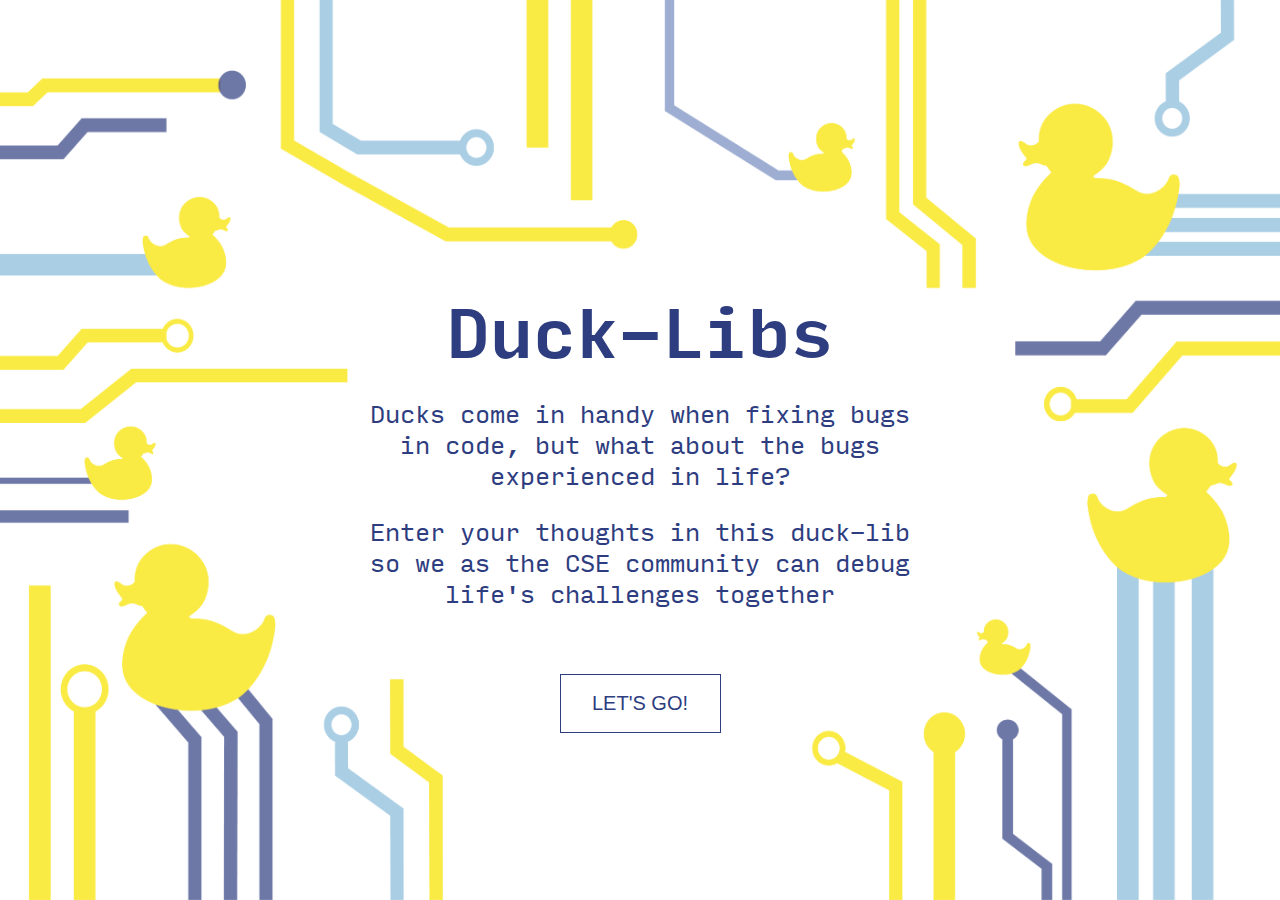
<file: index.html>
<!DOCTYPE html>
<html>
<head>
   <meta name="viewport" content="width=device-width, initial-scale=1, maximum-scale=1">
   <title></title>
   <link rel="apple-touch-icon" href="/make-ducklib.png">
   <meta name="apple-mobile-web-app-capable" content="yes">
   <meta name="apple-mobile-web-app-status-bar-style" content="black">
   <meta name="apple-mobile-web-app-title" content="Duck-Libs">
   <link rel="stylesheet" type="text/css" href="font/stylesheet.css">
   <link rel="stylesheet" type="text/css" href="style.css">
   <script type="text/javascript" src="app.js"></script>
</head>
<body>

   <div id="madlibs">
      <h1 id="question" class = "startText">Duck-Libs</h1>
      <input type="text" name="answer" id="answer" class="hide promptTextbox" autofocus>
      <h2 id="hint" class="hint-example hide"></h2>
      <h2 id="startBlurb"><p>Ducks come in handy when fixing bugs in code, but what about the bugs experienced in life?</p><p></p><p>Enter your thoughts in this duck-lib so we as the CSE community can debug life's challenges together</p></h2>
      <button onclick="stepAnswer()" id="startButton" class="button">LET'S GO!</button>
      <div id="continueButtons" class="multipleButtonsContainer hide">
        <button onclick="location.reload()" class="multipleButtons" id="startOverButton">START OVER</button>
        <button onclick="stepAnswer()" id="step" class="multipleButtons" disabled="disabled">NEXT</button>
      </div>
      <!-- <button onclick="stepAnswer()" id="step" class="button">LET'S GO!</button> -->
      <div><p id="progressBar" class="hide">1/6</p></div>
   </div>

  
  <!-- put id inside image or else style won't apply -->
  <div class="circuitDuck hide"><img id="firstCircuitDuck" src="images/accomplishment_duck.png"></div>
  <div class="circuitDuck hide"><img id="secondCircuitDuck" src="images/failure_duck.png"></div>
  <div class="circuitDuck hide"><img id="thirdCircuitDuck" src="images/workon_duck.png"></div>
  <div class="circuitDuck hide"><img id="fourthCircuitDuck" src="images/activity_duck.png"></div>
  <div class="circuitDuck hide"><img id="fifthCircuitDuck" src="images/grateful_duck.png"></div>
  <div class="circuitDuck hide"><img id="sixthCircuitDuck" src="images/failure_duck.png"></div>
  <div class="circuitDuck hide"><img id="viewCircuitDuck" src="images/activity_duck.png"></div>
  <div class="circuitDuck hide"><img id="shareCircuitDuck1" src="images/friend_ducks.png">
    <img id="shareCircuitDuck2" src="images/friend_ducks-46.png"></div>

  <div id="print" class="hide prompting-position">
    <h1 id="viewStory">Your Duck-Lib is ready!<br/><br/>Print your story and take it from below!</h1>
    <button onclick="printMadlib()" id="view" class="button">PRINT!</button>
  </div>

  <div id="share" class="hide prompting-position">
    <h1 class="promptText" style="font-size: 30px; line-height: 1.4; margin-bottom: 50px;">Would you like to share some advice or encouragement with the CSE Community?<br/><br/>You'll receive a receipt to write on and pin-up on the yellow board!</h1>
    <div id="shareButtons" class="multipleButtonsContainer">
      <button id ="printSharing" class="multipleButtons" onclick="displayThanks()">No thanks</button>
      <button id="noPrintSharing" class="multipleButtons" onclick="printSharedMadlib()">Sure!</button>
    </div>
  </div>

  <div id="sharedMadlibContainer" class="hide">
    <div id="printHeader2" class="printingHeader">
      <img src="images/newduck_header-04.png" style="width: 130%; margin-left: -15%;">
    </div>
    <div>
        <p>
        <br/><br/><br/><br/><br/><br/><br/><br/><br/><br/><br/><br/><br/><br/><br/><br/><br/><br/><br/><br/><br/>
        <br/><br/><br/><br/><br/><br/><br/><br/><br/><br/><br/><br/><br/><br/><br/><br/><br/><br/><br/><br/><br/><br/>
        <br/><br/><br/><br/><br/><p>.</p>
        </p>
      </div>
    
<!--       <div id="printHeader2" class="printingHeader">
        <img src="images/duck_blackversion-51.png" width="45" height="40"> 
        <h2> Duck-Libs </h2>
      </div>
      <div>
        <p class="madlibText" style="line-height: 1;"><i>Fill out with a <b>friend!</b></i><br/>
          An Ode to CSE Boundlessness:</p>
        <p class="madlibText" style="line-height: 1.75;">
          The year was <span class="mabLibUnderline">       </span> (the year you started UW). As a <span class="mabLibUnderline">                </span> (adj) new student, the air was full of optimism and boundlessness.
          <br/><br/>
          But then, <span class="mabLibUnderline">            </span> (hard CSE class you’ve taken) arrived and things took a turn. <span class="mabLibUnderline">                      </span> (Professor of above class) showed no mercy and <span class="mabLibUnderline">                    </span> (plural noun) were shed.
          <br/><br/>
          Just when it seemed like all <span class="mabLibUnderline">              </span> (noun) was lost, <span class="mabLibUnderline">            </span> (CS person who’s helped you) came along. After<span class="mabLibUnderline">      </span> (number) hours in the lab and several snackoverflow trips later, boundlessness was restored.
          <br/><br/>
          Of course, there will be future struggles and successes, but the <span class="mabLibUnderline">             </span> (community you’re a part of) community has your back. You don’t have to debug alone!
          <br/>
        </p>
        <p class="madlibText" style="line-height: 1.2; font-weight: bold">Check out the DuckLib installation outside the Gates Undergrad Lab for more!</p>
      </div>
 -->    </div>

  <div id="thanks" class="hide">
    <p id="thanksMessage">thanks for quacking your code!</p>
  </div>


   <div id="result">
    <div id="fullMadlibContainer">
        <div id="printHeader" class="printingHeader hide">
          <img src="images/printheading.png" style="width: 90%">
        </div>
    </div>  
      <form class="gform pure-form pure-form-stacked" method="POST" data-email="example@email.net"
  action="https://script.google.com/a/uw.edu/macros/s/AKfycbwtGG9FVCt39vDPeGQggqZ7Onii9GajiHgSx1Hpwg/exec">


        <div id="fullMadlib" class="hide">
            <input class="madlib" name="name a past accomplishment" value=""/>
            <input class="madlib" name="name a past failure" value=""/>
            <input class="madlib" name="name something you want to work on" value=""/>
            <input class="madlib" name="name an activity that you enjoy" value=""/>
            <input class="madlib" name="name something or someone who makes you happy" value=""/>
            <input class="madlib" name="name a community you're a part of" value=""/>
       </div>
       <div id="submitContainer" class="hide prompting-position">
          <h1 id="endBlub" class="promptText">Can we anonymously share some of your responses on the community wall?  </h1>
          <div id="buttons" class="multipleButtonsContainer">
            <div class="start-over multipleButtons" style="line-height: 59px; font-family: Arial;" onclick="showPrintScreen()">No thanks</div>
            <button id ="submitButton" class="multipleButtons" onclick="showPrintScreen()">Sure!</button>
          </div>
        </div>
        <div style="display:none" class="thankyou_message">
          <!-- You can customize the thankyou message by editing the code below -->
          <h2></h2>
        </div>
      </form>

   </div>

  <!-- Submit the Form to Google Using "AJAX" -->
  <script data-cfasync="false" type="text/javascript" src="form-submission-handler.js"></script>



<!-- block = show
none = hide

1) #madlibs -> block, #results -> none [SHOW MADLIBS, HIDE RESULTS]
2) #madlibs -> none, #results -> block [SHOW RESULTS, HIDE MADLIBS] -->
</body>
</html>
</file>
<file: font/stylesheet.css>
/* This stylesheet generated by Transfonter (https://transfonter.org) on July 28, 2017 6:44 PM */

@font-face {
	font-family: 'InputMonoNarrow';
	src: url('InputMonoNarrow-BlackItalic.eot');
	src: local('InputMonoNarrow BlackIta'), local('InputMonoNarrow-BlackItalic'),
		url('InputMonoNarrow-BlackItalic.eot?#iefix') format('embedded-opentype'),
		url('InputMonoNarrow-BlackItalic.woff') format('woff'),
		url('InputMonoNarrow-BlackItalic.ttf') format('truetype');
	font-weight: 900;
	font-style: italic;
}

@font-face {
	font-family: 'InputMono';
	src: url('InputMono-ThinItalic.eot');
	src: local('InputMono ThinIta'), local('InputMono-ThinItalic'),
		url('InputMono-ThinItalic.eot?#iefix') format('embedded-opentype'),
		url('InputMono-ThinItalic.woff') format('woff'),
		url('InputMono-ThinItalic.ttf') format('truetype');
	font-weight: 100;
	font-style: italic;
}

@font-face {
	font-family: 'InputMono';
	src: url('InputMono-BlackItalic.eot');
	src: local('InputMono BlackIta'), local('InputMono-BlackItalic'),
		url('InputMono-BlackItalic.eot?#iefix') format('embedded-opentype'),
		url('InputMono-BlackItalic.woff') format('woff'),
		url('InputMono-BlackItalic.ttf') format('truetype');
	font-weight: 900;
	font-style: italic;
}

@font-face {
	font-family: 'InputMonoCompressed';
	src: url('InputMonoCompressed-BoldItalic.eot');
	src: local('InputMonoCompressed BoldIta'), local('InputMonoCompressed-BoldItalic'),
		url('InputMonoCompressed-BoldItalic.eot?#iefix') format('embedded-opentype'),
		url('InputMonoCompressed-BoldItalic.woff') format('woff'),
		url('InputMonoCompressed-BoldItalic.ttf') format('truetype');
	font-weight: bold;
	font-style: italic;
}

@font-face {
	font-family: 'InputMonoCondensed ExLight';
	src: url('InputMonoCondensed-ExtraLight.eot');
	src: local('InputMonoCondensed ExLight'), local('InputMonoCondensed-ExtraLight'),
		url('InputMonoCondensed-ExtraLight.eot?#iefix') format('embedded-opentype'),
		url('InputMonoCondensed-ExtraLight.woff') format('woff'),
		url('InputMonoCondensed-ExtraLight.ttf') format('truetype');
	font-weight: 200;
	font-style: normal;
}

@font-face {
	font-family: 'InputMonoCompressed';
	src: url('InputMonoCompressed-Black.eot');
	src: local('InputMonoCompressed Black'), local('InputMonoCompressed-Black'),
		url('InputMonoCompressed-Black.eot?#iefix') format('embedded-opentype'),
		url('InputMonoCompressed-Black.woff') format('woff'),
		url('InputMonoCompressed-Black.ttf') format('truetype');
	font-weight: 900;
	font-style: normal;
}

@font-face {
	font-family: 'InputMonoNarrow';
	src: url('InputMonoNarrow-Medium.eot');
	src: local('InputMonoNarrow Medium'), local('InputMonoNarrow-Medium'),
		url('InputMonoNarrow-Medium.eot?#iefix') format('embedded-opentype'),
		url('InputMonoNarrow-Medium.woff') format('woff'),
		url('InputMonoNarrow-Medium.ttf') format('truetype');
	font-weight: 500;
	font-style: normal;
}

@font-face {
	font-family: 'InputMonoNarrow';
	src: url('InputMonoNarrow-Light.eot');
	src: local('InputMonoNarrow Light'), local('InputMonoNarrow-Light'),
		url('InputMonoNarrow-Light.eot?#iefix') format('embedded-opentype'),
		url('InputMonoNarrow-Light.woff') format('woff'),
		url('InputMonoNarrow-Light.ttf') format('truetype');
	font-weight: 300;
	font-style: normal;
}

@font-face {
	font-family: 'InputMono ExLight';
	src: url('InputMono-ExtraLightItalic.eot');
	src: local('InputMono ExLightIta'), local('InputMono-ExtraLightItalic'),
		url('InputMono-ExtraLightItalic.eot?#iefix') format('embedded-opentype'),
		url('InputMono-ExtraLightItalic.woff') format('woff'),
		url('InputMono-ExtraLightItalic.ttf') format('truetype');
	font-weight: 200;
	font-style: italic;
}

@font-face {
	font-family: 'InputMonoNarrow';
	src: url('InputMonoNarrow-Italic.eot');
	src: local('InputMonoNarrow Italic'), local('InputMonoNarrow-Italic'),
		url('InputMonoNarrow-Italic.eot?#iefix') format('embedded-opentype'),
		url('InputMonoNarrow-Italic.woff') format('woff'),
		url('InputMonoNarrow-Italic.ttf') format('truetype');
	font-weight: normal;
	font-style: italic;
}

@font-face {
	font-family: 'InputMonoNarrow';
	src: url('InputMonoNarrow-Thin.eot');
	src: local('InputMonoNarrow Thin'), local('InputMonoNarrow-Thin'),
		url('InputMonoNarrow-Thin.eot?#iefix') format('embedded-opentype'),
		url('InputMonoNarrow-Thin.woff') format('woff'),
		url('InputMonoNarrow-Thin.ttf') format('truetype');
	font-weight: 100;
	font-style: normal;
}

@font-face {
	font-family: 'InputMono';
	src: url('InputMono-Medium.eot');
	src: local('InputMono Medium'), local('InputMono-Medium'),
		url('InputMono-Medium.eot?#iefix') format('embedded-opentype'),
		url('InputMono-Medium.woff') format('woff'),
		url('InputMono-Medium.ttf') format('truetype');
	font-weight: 500;
	font-style: normal;
}

@font-face {
	font-family: 'InputMono';
	src: url('InputMono-LightItalic.eot');
	src: local('InputMono LightIta'), local('InputMono-LightItalic'),
		url('InputMono-LightItalic.eot?#iefix') format('embedded-opentype'),
		url('InputMono-LightItalic.woff') format('woff'),
		url('InputMono-LightItalic.ttf') format('truetype');
	font-weight: 300;
	font-style: italic;
}

@font-face {
	font-family: 'InputMonoCondensed';
	src: url('InputMonoCondensed-Medium.eot');
	src: local('InputMonoCondensed Medium'), local('InputMonoCondensed-Medium'),
		url('InputMonoCondensed-Medium.eot?#iefix') format('embedded-opentype'),
		url('InputMonoCondensed-Medium.woff') format('woff'),
		url('InputMonoCondensed-Medium.ttf') format('truetype');
	font-weight: 500;
	font-style: normal;
}

@font-face {
	font-family: 'InputMonoNarrow ExLight';
	src: url('InputMonoNarrow-ExtraLightItalic.eot');
	src: local('InputMonoNarrow ExLightIta'), local('InputMonoNarrow-ExtraLightItalic'),
		url('InputMonoNarrow-ExtraLightItalic.eot?#iefix') format('embedded-opentype'),
		url('InputMonoNarrow-ExtraLightItalic.woff') format('woff'),
		url('InputMonoNarrow-ExtraLightItalic.ttf') format('truetype');
	font-weight: 200;
	font-style: italic;
}

@font-face {
	font-family: 'InputMonoCondensed';
	src: url('InputMonoCondensed-ThinItalic.eot');
	src: local('InputMonoCondensed ThinIta'), local('InputMonoCondensed-ThinItalic'),
		url('InputMonoCondensed-ThinItalic.eot?#iefix') format('embedded-opentype'),
		url('InputMonoCondensed-ThinItalic.woff') format('woff'),
		url('InputMonoCondensed-ThinItalic.ttf') format('truetype');
	font-weight: 100;
	font-style: italic;
}

@font-face {
	font-family: 'InputMonoNarrow';
	src: url('InputMonoNarrow-BoldItalic.eot');
	src: local('InputMonoNarrow BoldIta'), local('InputMonoNarrow-BoldItalic'),
		url('InputMonoNarrow-BoldItalic.eot?#iefix') format('embedded-opentype'),
		url('InputMonoNarrow-BoldItalic.woff') format('woff'),
		url('InputMonoNarrow-BoldItalic.ttf') format('truetype');
	font-weight: bold;
	font-style: italic;
}

@font-face {
	font-family: 'InputMonoCompressed';
	src: url('InputMonoCompressed-Regular.eot');
	src: local('InputMonoCompressed'), local('InputMonoCompressed-Regular'),
		url('InputMonoCompressed-Regular.eot?#iefix') format('embedded-opentype'),
		url('InputMonoCompressed-Regular.woff') format('woff'),
		url('InputMonoCompressed-Regular.ttf') format('truetype');
	font-weight: normal;
	font-style: normal;
}

@font-face {
	font-family: 'InputMonoCondensed';
	src: url('InputMonoCondensed-Italic.eot');
	src: local('InputMonoCondensed Italic'), local('InputMonoCondensed-Italic'),
		url('InputMonoCondensed-Italic.eot?#iefix') format('embedded-opentype'),
		url('InputMonoCondensed-Italic.woff') format('woff'),
		url('InputMonoCondensed-Italic.ttf') format('truetype');
	font-weight: normal;
	font-style: italic;
}

@font-face {
	font-family: 'InputMonoCondensed';
	src: url('InputMonoCondensed-Thin.eot');
	src: local('InputMonoCondensed Thin'), local('InputMonoCondensed-Thin'),
		url('InputMonoCondensed-Thin.eot?#iefix') format('embedded-opentype'),
		url('InputMonoCondensed-Thin.woff') format('woff'),
		url('InputMonoCondensed-Thin.ttf') format('truetype');
	font-weight: 100;
	font-style: normal;
}

@font-face {
	font-family: 'InputMono';
	src: url('InputMono-Black.eot');
	src: local('InputMono Black'), local('InputMono-Black'),
		url('InputMono-Black.eot?#iefix') format('embedded-opentype'),
		url('InputMono-Black.woff') format('woff'),
		url('InputMono-Black.ttf') format('truetype');
	font-weight: 900;
	font-style: normal;
}

@font-face {
	font-family: 'InputMono';
	src: url('InputMono-Italic.eot');
	src: local('InputMono Italic'), local('InputMono-Italic'),
		url('InputMono-Italic.eot?#iefix') format('embedded-opentype'),
		url('InputMono-Italic.woff') format('woff'),
		url('InputMono-Italic.ttf') format('truetype');
	font-weight: normal;
	font-style: italic;
}

@font-face {
	font-family: 'InputMonoNarrow';
	src: url('InputMonoNarrow-ThinItalic.eot');
	src: local('InputMonoNarrow ThinIta'), local('InputMonoNarrow-ThinItalic'),
		url('InputMonoNarrow-ThinItalic.eot?#iefix') format('embedded-opentype'),
		url('InputMonoNarrow-ThinItalic.woff') format('woff'),
		url('InputMonoNarrow-ThinItalic.ttf') format('truetype');
	font-weight: 100;
	font-style: italic;
}

@font-face {
	font-family: 'InputMonoCompressed ExLight';
	src: url('InputMonoCompressed-ExtraLightItalic.eot');
	src: local('InputMonoCompressed ExLightIta'), local('InputMonoCompressed-ExtraLightItalic'),
		url('InputMonoCompressed-ExtraLightItalic.eot?#iefix') format('embedded-opentype'),
		url('InputMonoCompressed-ExtraLightItalic.woff') format('woff'),
		url('InputMonoCompressed-ExtraLightItalic.ttf') format('truetype');
	font-weight: 200;
	font-style: italic;
}

@font-face {
	font-family: 'InputMonoCondensed';
	src: url('InputMonoCondensed-Bold.eot');
	src: local('InputMonoCondensed Bold'), local('InputMonoCondensed-Bold'),
		url('InputMonoCondensed-Bold.eot?#iefix') format('embedded-opentype'),
		url('InputMonoCondensed-Bold.woff') format('woff'),
		url('InputMonoCondensed-Bold.ttf') format('truetype');
	font-weight: bold;
	font-style: normal;
}

@font-face {
	font-family: 'InputMonoCondensed';
	src: url('InputMonoCondensed-MediumItalic.eot');
	src: local('InputMonoCondensed MediumIta'), local('InputMonoCondensed-MediumItalic'),
		url('InputMonoCondensed-MediumItalic.eot?#iefix') format('embedded-opentype'),
		url('InputMonoCondensed-MediumItalic.woff') format('woff'),
		url('InputMonoCondensed-MediumItalic.ttf') format('truetype');
	font-weight: 500;
	font-style: italic;
}

@font-face {
	font-family: 'InputMono';
	src: url('InputMono-MediumItalic.eot');
	src: local('InputMono MediumIta'), local('InputMono-MediumItalic'),
		url('InputMono-MediumItalic.eot?#iefix') format('embedded-opentype'),
		url('InputMono-MediumItalic.woff') format('woff'),
		url('InputMono-MediumItalic.ttf') format('truetype');
	font-weight: 500;
	font-style: italic;
}

@font-face {
	font-family: 'InputMono ExLight';
	src: url('InputMono-ExtraLight.eot');
	src: local('InputMono ExLight'), local('InputMono-ExtraLight'),
		url('InputMono-ExtraLight.eot?#iefix') format('embedded-opentype'),
		url('InputMono-ExtraLight.woff') format('woff'),
		url('InputMono-ExtraLight.ttf') format('truetype');
	font-weight: 200;
	font-style: normal;
}

@font-face {
	font-family: 'InputMonoCompressed';
	src: url('InputMonoCompressed-Medium.eot');
	src: local('InputMonoCompressed Medium'), local('InputMonoCompressed-Medium'),
		url('InputMonoCompressed-Medium.eot?#iefix') format('embedded-opentype'),
		url('InputMonoCompressed-Medium.woff') format('woff'),
		url('InputMonoCompressed-Medium.ttf') format('truetype');
	font-weight: 500;
	font-style: normal;
}

@font-face {
	font-family: 'InputMono';
	src: url('InputMono-Regular.eot');
	src: local('InputMono'), local('InputMono-Regular'),
		url('InputMono-Regular.eot?#iefix') format('embedded-opentype'),
		url('InputMono-Regular.woff') format('woff'),
		url('InputMono-Regular.ttf') format('truetype');
	font-weight: normal;
	font-style: normal;
}

@font-face {
	font-family: 'InputMonoNarrow';
	src: url('InputMonoNarrow-Bold.eot');
	src: local('InputMonoNarrow Bold'), local('InputMonoNarrow-Bold'),
		url('InputMonoNarrow-Bold.eot?#iefix') format('embedded-opentype'),
		url('InputMonoNarrow-Bold.woff') format('woff'),
		url('InputMonoNarrow-Bold.ttf') format('truetype');
	font-weight: bold;
	font-style: normal;
}

@font-face {
	font-family: 'InputMonoCompressed ExLight';
	src: url('InputMonoCompressed-ExtraLight.eot');
	src: local('InputMonoCompressed ExLight'), local('InputMonoCompressed-ExtraLight'),
		url('InputMonoCompressed-ExtraLight.eot?#iefix') format('embedded-opentype'),
		url('InputMonoCompressed-ExtraLight.woff') format('woff'),
		url('InputMonoCompressed-ExtraLight.ttf') format('truetype');
	font-weight: 200;
	font-style: normal;
}

@font-face {
	font-family: 'InputMonoCondensed';
	src: url('InputMonoCondensed-BoldItalic.eot');
	src: local('InputMonoCondensed BoldIta'), local('InputMonoCondensed-BoldItalic'),
		url('InputMonoCondensed-BoldItalic.eot?#iefix') format('embedded-opentype'),
		url('InputMonoCondensed-BoldItalic.woff') format('woff'),
		url('InputMonoCondensed-BoldItalic.ttf') format('truetype');
	font-weight: bold;
	font-style: italic;
}

@font-face {
	font-family: 'InputMonoCompressed';
	src: url('InputMonoCompressed-Thin.eot');
	src: local('InputMonoCompressed Thin'), local('InputMonoCompressed-Thin'),
		url('InputMonoCompressed-Thin.eot?#iefix') format('embedded-opentype'),
		url('InputMonoCompressed-Thin.woff') format('woff'),
		url('InputMonoCompressed-Thin.ttf') format('truetype');
	font-weight: 100;
	font-style: normal;
}

@font-face {
	font-family: 'InputMonoNarrow ExLight';
	src: url('InputMonoNarrow-ExtraLight.eot');
	src: local('InputMonoNarrow ExLight'), local('InputMonoNarrow-ExtraLight'),
		url('InputMonoNarrow-ExtraLight.eot?#iefix') format('embedded-opentype'),
		url('InputMonoNarrow-ExtraLight.woff') format('woff'),
		url('InputMonoNarrow-ExtraLight.ttf') format('truetype');
	font-weight: 200;
	font-style: normal;
}

@font-face {
	font-family: 'InputMonoCompressed';
	src: url('InputMonoCompressed-LightItalic.eot');
	src: local('InputMonoCompressed LightIta'), local('InputMonoCompressed-LightItalic'),
		url('InputMonoCompressed-LightItalic.eot?#iefix') format('embedded-opentype'),
		url('InputMonoCompressed-LightItalic.woff') format('woff'),
		url('InputMonoCompressed-LightItalic.ttf') format('truetype');
	font-weight: 300;
	font-style: italic;
}

@font-face {
	font-family: 'InputMonoCondensed';
	src: url('InputMonoCondensed-BlackItalic.eot');
	src: local('InputMonoCondensed BlackIta'), local('InputMonoCondensed-BlackItalic'),
		url('InputMonoCondensed-BlackItalic.eot?#iefix') format('embedded-opentype'),
		url('InputMonoCondensed-BlackItalic.woff') format('woff'),
		url('InputMonoCondensed-BlackItalic.ttf') format('truetype');
	font-weight: 900;
	font-style: italic;
}

@font-face {
	font-family: 'InputMonoCompressed';
	src: url('InputMonoCompressed-Bold.eot');
	src: local('InputMonoCompressed Bold'), local('InputMonoCompressed-Bold'),
		url('InputMonoCompressed-Bold.eot?#iefix') format('embedded-opentype'),
		url('InputMonoCompressed-Bold.woff') format('woff'),
		url('InputMonoCompressed-Bold.ttf') format('truetype');
	font-weight: bold;
	font-style: normal;
}

@font-face {
	font-family: 'InputMonoCompressed';
	src: url('InputMonoCompressed-BlackItalic.eot');
	src: local('InputMonoCompressed BlackIta'), local('InputMonoCompressed-BlackItalic'),
		url('InputMonoCompressed-BlackItalic.eot?#iefix') format('embedded-opentype'),
		url('InputMonoCompressed-BlackItalic.woff') format('woff'),
		url('InputMonoCompressed-BlackItalic.ttf') format('truetype');
	font-weight: 900;
	font-style: italic;
}

@font-face {
	font-family: 'InputMonoCompressed';
	src: url('InputMonoCompressed-ThinItalic.eot');
	src: local('InputMonoCompressed ThinIta'), local('InputMonoCompressed-ThinItalic'),
		url('InputMonoCompressed-ThinItalic.eot?#iefix') format('embedded-opentype'),
		url('InputMonoCompressed-ThinItalic.woff') format('woff'),
		url('InputMonoCompressed-ThinItalic.ttf') format('truetype');
	font-weight: 100;
	font-style: italic;
}

@font-face {
	font-family: 'InputMonoCompressed';
	src: url('InputMonoCompressed-Italic.eot');
	src: local('InputMonoCompressed Italic'), local('InputMonoCompressed-Italic'),
		url('InputMonoCompressed-Italic.eot?#iefix') format('embedded-opentype'),
		url('InputMonoCompressed-Italic.woff') format('woff'),
		url('InputMonoCompressed-Italic.ttf') format('truetype');
	font-weight: normal;
	font-style: italic;
}

@font-face {
	font-family: 'InputMonoCondensed';
	src: url('InputMonoCondensed-Light.eot');
	src: local('InputMonoCondensed Light'), local('InputMonoCondensed-Light'),
		url('InputMonoCondensed-Light.eot?#iefix') format('embedded-opentype'),
		url('InputMonoCondensed-Light.woff') format('woff'),
		url('InputMonoCondensed-Light.ttf') format('truetype');
	font-weight: 300;
	font-style: normal;
}

@font-face {
	font-family: 'InputMonoCondensed';
	src: url('InputMonoCondensed-Black.eot');
	src: local('InputMonoCondensed Black'), local('InputMonoCondensed-Black'),
		url('InputMonoCondensed-Black.eot?#iefix') format('embedded-opentype'),
		url('InputMonoCondensed-Black.woff') format('woff'),
		url('InputMonoCondensed-Black.ttf') format('truetype');
	font-weight: 900;
	font-style: normal;
}

@font-face {
	font-family: 'InputMono';
	src: url('InputMono-Thin.eot');
	src: local('InputMono Thin'), local('InputMono-Thin'),
		url('InputMono-Thin.eot?#iefix') format('embedded-opentype'),
		url('InputMono-Thin.woff') format('woff'),
		url('InputMono-Thin.ttf') format('truetype');
	font-weight: 100;
	font-style: normal;
}

@font-face {
	font-family: 'InputMonoCondensed';
	src: url('InputMonoCondensed-Regular.eot');
	src: local('InputMonoCondensed'), local('InputMonoCondensed-Regular'),
		url('InputMonoCondensed-Regular.eot?#iefix') format('embedded-opentype'),
		url('InputMonoCondensed-Regular.woff') format('woff'),
		url('InputMonoCondensed-Regular.ttf') format('truetype');
	font-weight: normal;
	font-style: normal;
}

@font-face {
	font-family: 'InputMonoNarrow';
	src: url('InputMonoNarrow-MediumItalic.eot');
	src: local('InputMonoNarrow MediumIta'), local('InputMonoNarrow-MediumItalic'),
		url('InputMonoNarrow-MediumItalic.eot?#iefix') format('embedded-opentype'),
		url('InputMonoNarrow-MediumItalic.woff') format('woff'),
		url('InputMonoNarrow-MediumItalic.ttf') format('truetype');
	font-weight: 500;
	font-style: italic;
}

@font-face {
	font-family: 'InputMonoNarrow';
	src: url('InputMonoNarrow-Regular.eot');
	src: local('InputMonoNarrow'), local('InputMonoNarrow-Regular'),
		url('InputMonoNarrow-Regular.eot?#iefix') format('embedded-opentype'),
		url('InputMonoNarrow-Regular.woff') format('woff'),
		url('InputMonoNarrow-Regular.ttf') format('truetype');
	font-weight: normal;
	font-style: normal;
}

@font-face {
	font-family: 'InputMono';
	src: url('InputMono-BoldItalic.eot');
	src: local('InputMono BoldIta'), local('InputMono-BoldItalic'),
		url('InputMono-BoldItalic.eot?#iefix') format('embedded-opentype'),
		url('InputMono-BoldItalic.woff') format('woff'),
		url('InputMono-BoldItalic.ttf') format('truetype');
	font-weight: bold;
	font-style: italic;
}

@font-face {
	font-family: 'InputMonoCompressed';
	src: url('InputMonoCompressed-MediumItalic.eot');
	src: local('InputMonoCompressed MediumIta'), local('InputMonoCompressed-MediumItalic'),
		url('InputMonoCompressed-MediumItalic.eot?#iefix') format('embedded-opentype'),
		url('InputMonoCompressed-MediumItalic.woff') format('woff'),
		url('InputMonoCompressed-MediumItalic.ttf') format('truetype');
	font-weight: 500;
	font-style: italic;
}

@font-face {
	font-family: 'InputMonoCompressed';
	src: url('InputMonoCompressed-Light.eot');
	src: local('InputMonoCompressed Light'), local('InputMonoCompressed-Light'),
		url('InputMonoCompressed-Light.eot?#iefix') format('embedded-opentype'),
		url('InputMonoCompressed-Light.woff') format('woff'),
		url('InputMonoCompressed-Light.ttf') format('truetype');
	font-weight: 300;
	font-style: normal;
}

@font-face {
	font-family: 'InputMonoNarrow';
	src: url('InputMonoNarrow-LightItalic.eot');
	src: local('InputMonoNarrow LightIta'), local('InputMonoNarrow-LightItalic'),
		url('InputMonoNarrow-LightItalic.eot?#iefix') format('embedded-opentype'),
		url('InputMonoNarrow-LightItalic.woff') format('woff'),
		url('InputMonoNarrow-LightItalic.ttf') format('truetype');
	font-weight: 300;
	font-style: italic;
}

@font-face {
	font-family: 'InputMonoCondensed';
	src: url('InputMonoCondensed-LightItalic.eot');
	src: local('InputMonoCondensed LightIta'), local('InputMonoCondensed-LightItalic'),
		url('InputMonoCondensed-LightItalic.eot?#iefix') format('embedded-opentype'),
		url('InputMonoCondensed-LightItalic.woff') format('woff'),
		url('InputMonoCondensed-LightItalic.ttf') format('truetype');
	font-weight: 300;
	font-style: italic;
}

@font-face {
	font-family: 'InputMonoCondensed ExLight';
	src: url('InputMonoCondensed-ExtraLightItalic.eot');
	src: local('InputMonoCondensed ExLightIta'), local('InputMonoCondensed-ExtraLightItalic'),
		url('InputMonoCondensed-ExtraLightItalic.eot?#iefix') format('embedded-opentype'),
		url('InputMonoCondensed-ExtraLightItalic.woff') format('woff'),
		url('InputMonoCondensed-ExtraLightItalic.ttf') format('truetype');
	font-weight: 200;
	font-style: italic;
}

@font-face {
	font-family: 'InputMono';
	src: url('InputMono-Bold.eot');
	src: local('InputMono Bold'), local('InputMono-Bold'),
		url('InputMono-Bold.eot?#iefix') format('embedded-opentype'),
		url('InputMono-Bold.woff') format('woff'),
		url('InputMono-Bold.ttf') format('truetype');
	font-weight: bold;
	font-style: normal;
}

@font-face {
	font-family: 'InputMono';
	src: url('InputMono-Light.eot');
	src: local('InputMono Light'), local('InputMono-Light'),
		url('InputMono-Light.eot?#iefix') format('embedded-opentype'),
		url('InputMono-Light.woff') format('woff'),
		url('InputMono-Light.ttf') format('truetype');
	font-weight: 300;
	font-style: normal;
}

@font-face {
	font-family: 'InputMonoNarrow';
	src: url('InputMonoNarrow-Black.eot');
	src: local('InputMonoNarrow Black'), local('InputMonoNarrow-Black'),
		url('InputMonoNarrow-Black.eot?#iefix') format('embedded-opentype'),
		url('InputMonoNarrow-Black.woff') format('woff'),
		url('InputMonoNarrow-Black.ttf') format('truetype');
	font-weight: 900;
	font-style: normal;
}
</file>
<file: style.css>
body {
  font-family: InputMono;
  font-weight: normal;
  color: #2e3d7f;
  background: url(images/duck_homepage.png) no-repeat center center fixed; 
  -webkit-background-size: 104% 104%;
  -moz-background-size: 104% 104%;
  -o-background-size: 104% 104%;
  background-size: 104% 104%;
  line-height: 1.1;
  -webkit-print-color-adjust: exact;
}
/*#id
.class*/

.yellow-box {
	background-color: #fee745;
	position: absolute;
  	height: 45%;
  	width: 100%;
  	left: 0%;
  	top: 0%;
}

.startText {
	margin-top: 24%;
	margin-bottom: 0px;
	text-align: center;
	font-size: 67px;
	font-weight: 500;
}

#startBlurb {
	margin-right: auto;
    margin-left: auto;
    text-align: center;
    font-weight: normal;
    width: 550px;
    padding-bottom: 18px;
    line-height: 1.3;
}

#progressBar {
	position: absolute;
    right: 116px;
    bottom: -30px;
    font-size: 36px;
    font-weight: 100;
}

.button {
    display: block;
    font-size: 20px;
    margin-left: auto;
    margin-right: auto;
    width: 161px;
    height: 59px;
    border: solid 1px #2e3d7f;
    background-color: white;
    cursor: pointer;
    text-transform: uppercase;
    color: #2e3d7f;
}

.button:hover {
	border-color: #fee745;
	color: #fee745;
}

.button:focus {
	outline: none;
}

.start-over {
	bottom: 50px;
}

.button:disabled {
    color: #2e3d7f;
}

.multipleButtonsContainer {
	display: block;
    margin-left: auto;
    margin-right: auto;
    text-align: center;
}

.multipleButtons {
	display: inline-block;
	font-size: 20px;
    width: 161px;
    height: 59px;
    border: solid 1px #2e3d7f;
    background-color: white;
    margin-right: 30px;
    margin-left: 30px;
    vertical-align: middle;
    cursor: pointer;
    text-transform: uppercase;
    color: #2e3d7f;
    margin-top: 100px;
}

.multipleButtons:hover {
	border-color: #fee745;
	color: #fee745;
}

.multipleButtons:focus {
	outline: none;
}


.promptText {
	width: 732px;
    text-align: center;
    font-size: 50px;
    font-weight: normal;
    margin-left: auto;
    margin-right: auto;
}

.hint-example {
	width: 573px;
    height: 39.9px;
    font-family: InputMono;
    font-size: 36px;
    font-weight: 100;
    margin-bottom: 25px;
    margin-left: auto;
    margin-right: auto;
    text-align: center;
}

.prompting-position {
	position: absolute;
    bottom: 160px;
    left: 0;
    right: 0;
}

.promptTextbox{
	display: block;
    margin: 25px auto 10px auto;
    width: 732px;
    height: 75px;
    text-align: center;
    font-size: 40px;
    border-color: #2e3d7f;
    background-color: transparent;
    border-style: solid;
    border-width: 0px 0px 4px 0px;
 }

textarea:focus, input:focus{
    outline: none;
}

input[type="text"]
{
    font-family: InputMono;
}

#viewStory {
    width: 649px;
    height: 350px;
    font-size: 44px;
    font-weight: normal;
    text-align: center;
    margin-left: auto;
    margin-right: auto;
    padding-bottom: 15px;
    line-height: 1.5;
}

.printingHeader {
	display: block;
	margin: 0px auto;
/*	margin-left: calc(20% - 75px);
	margin-right: 20%;*/
	text-align: center;
	color: black;
}

.printingHeader > * {
	display: inline-block;
	vertical-align: middle;
}

#printHeader2 {
	display: table;
	margin-left: calc(30% - 75px);
	margin-right: calc(30% - 75px);
	text-align: center;
	color: black;
	font-size: 10px;
}

#printHeader2 > * {
	display: table-cell;
	vertical-align: middle;
}

.madlibText {
	font-family: monospace;
	font-size: 20px;
	margin: 10px auto;
	color: black;
}

.mabLibUnderline {
	text-decoration: underline; 
	white-space: pre;
}

#thanks {
	color: #fee745;
    position: absolute;
    left: 204px;
    bottom: 147px;
    font-weight: 300;
    font-size: 30px;
    width: 248px;
    line-height: 1.5;
}

.circuitDuck > img {
	z-index: -1;
}

#firstCircuitDuck {
	width: 46%;
    height: auto;
    display: block;
    position: absolute;
    left: 0px;
    top: -109px;
}

#secondCircuitDuck {
	width: 60%;
    height: auto;
    display: block;
    position: absolute;
    left: -226px;
    bottom: 0px;
    transform: scaleX(-1);
}

#thirdCircuitDuck {
    width: 40%;
    height: auto;
    display: block;
    position: absolute;
    right: 0px;
    top: -20px;
}

#fourthCircuitDuck {
    width: 53%;
    height: auto;
    display: block;
    position: absolute;
    left: -195px;
    bottom: 0px;
    transform: scaleX(-1);
}

#fifthCircuitDuck {
    width: 50%;
    height: auto;
    display: block;
    position: absolute;
    left: -11px;
    top: -35px;
}

#sixthCircuitDuck {
    width: 50%;
    height: auto;
    display: block;
    position: absolute;
    left: -150px;
    bottom: 0px;
}

#viewCircuitDuck {
	width: 95%;
    height: auto;
    display: block;
    position: absolute;
    left: -512px;
    bottom: 0px;
    transform: scaleX(-1);
}

#shareCircuitDuck1{
    width: 35%;
    height: auto;
    display: block;
    position: absolute;
    left: 0px;
    top: 13px;
}

#shareCircuitDuck2{
	width: 38%;
    height: auto;
    display: block;
    position: absolute;
    right: -10px;
    bottom: 29px;
}

.hide {
	display: none !important;
	/*display: block;*/
}

.hideImage {
	visibility: hidden;
}
</file>
